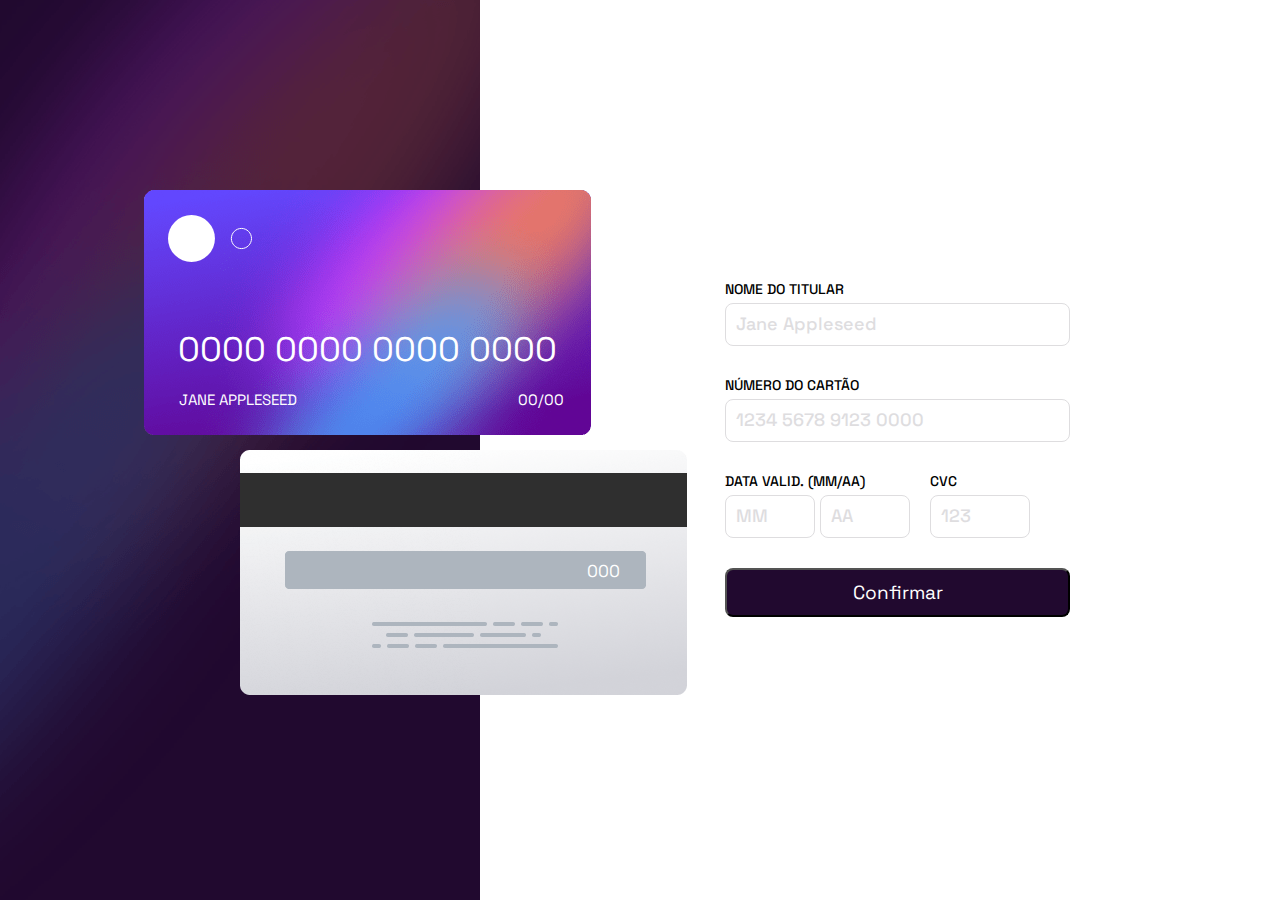
<file: register/index.html>
<!DOCTYPE html>
<html lang="pt-br">
<head>
    <meta charset="UTF-8">
    <meta http-equiv="X-UA-Compatible" content="IE=edge">
    <meta name="viewport" content="width=device-width, initial-scale=1.0">
    <title>Registery Credit Card</title>
    <link rel="shortcut icon" href="../images/favicon-32x32.png" type="image/x-icon">
    <link rel="stylesheet" href="style.css">
</head>
<body>

    <div class="bg-color">
        <div id="card-front">
            <img src="../images/bg-card-front.png" alt="Frente do cartão">
            <img id="logo" src="../images/card-logo.svg" alt="Logo do Cartão">
            <p id="numberFront">0000 0000 0000 0000</p>
            <p id="dataFront">00/00</p>
            <p id="nameFront">JANE APPLESEED</p>
        </div>
        <div id="card-back">
            <img src="../images/bg-card-back.png" alt="Atrás do cartão">
            <p id="codigBack">000</p>
        </div>
    </div>
    
    <div class="sign-in">
        <form id="form">
            <div class="input" id="name-card">
                <p>NOME DO TITULAR</p>
                <input type="text" name="nomeTitular" id="nome" placeholder="Jane Appleseed" >
                <p class="msg-erro">Espaço vazio</p>
            </div>
            <div class="input" id="num-card">
                <p>NÚMERO DO CARTÃO</p>
                <input type="text" name="numeroCard" id="numCard" placeholder="1234 5678 9123 0000" minlength="19" maxlength="19" oninput="this.value = this.value.replace(/[^0-9.]/g, '').replace(/(\..*)/g, '');" >
                <p class="msg-erro">Formato errado, faltam números</p>
            </div>
            <div id="row">
                <div class="input" id="valid-data">
                    <p>DATA VALID. (MM/AA)</p>
                    <input type="text" name="mes" id="mes" min="1" max="12" oninput="this.value = this.value.replace(/[^0-9.]/g, '').replace(/(\..*)/g, '');" placeholder="MM" >
                    <p class="msg-erro" id="mm">Espaço vazio</p>
                    <input type="text" name="ano" id="ano" min="23" oninput="this.value = this.value.replace(/[^0-9.]/g, '').replace(/(\..*)/g, '');" placeholder="AA" >
                    <p class="msg-erro" id="aa">Espaço vazio</p>
                </div>
                <div class="input" id="cvcContainer">
                    <p>CVC</p>
                    <input type="text" name="cvc" id="cvc" placeholder="123" minlength="3" maxlength="3" oninput="this.value = this.value.replace(/[^0-9.]/g, '').replace(/(\..*)/g, '');" >
                    <p class="msg-erro" id="vcv">Espaço vazio</p>
                </div>
            </div>
            <input id="confirm" type="button" value="Confirmar" onclick="verifica()">
        </form>
        <div id="complete">
            <img src="../images/icon-complete.svg" alt="Complete">
            <p id="thank">AGRADECEMOS!</p>
            <p id="added">Adicionamos os detalhes do seu cartão</p>
            <input id="continue" type="button" value="Continuar" onclick="continuar()">
        </div>
    </div>
    <script src="script.js"></script>
</body>
</html>
</file>
<file: register/style.css>
@charset "UTF-8";

@import url('https://fonts.googleapis.com/css2?family=Space+Grotesk:wght@300;400;500&display=swap');

:root{
    --fonteNormal: Arial, Helvetica, sans-serif;
    --fonteMain: 'Space Grotesk', sans-serif;

    --White: #ffffff;
    --LightGrayishViolet: #dedddf;
    --DarkGrayishViolet: #8e8593;
    --VeryDarkViolet: #21092f;

    --Error: #ff5252;
    --Active: linear-gradient(to right, #6448fe, #600594);
}

*{
    margin: 0;
    padding: 0;
    box-sizing: border-box;
}

body{
    width: 100vw;
    min-height: 100vh;
    display: flex;
    font-size: 18px;
    font-family: var(--fonteNormal);
    font-family: var(--fonteMain);
}

div.bg-color{
    background-image: url('../images/bg-main-desktop.png');
    background-size: cover;
    min-height: 100vh;
    width: 480px;
    display: flex;
    flex-direction: column;
    justify-content: center;
    position: relative;
}

#card-front{
    position: relative;
    right: -30%;
    transform: translateY(-10px);
}

#logo{
    position: absolute;
    top: 6%;
    left: 5%;
    transform: translateY(10px);
}

#numberFront{
    position: absolute;
    color: var(--White);
    top: 55%;
    width: 93%;
    font-size: 34px;
    text-align: center;
}

#dataFront{
    position: absolute;
    color: var(--White);
    font-size: 15px;
    top: 200px;
    right: 60px;
}

#nameFront{
    position: absolute;
    color: var(--White);
    font-size: 15px;
    top: 200px;
    left: 35px;
}

#card-back{
    position: relative;
    right: -50%;
}

#codigBack{
    position: absolute;
    color: var(--White);
    font-size: 17px;
    top: 110px;
    right: 100px;
}

/*************************************************/
div.sign-in{
    width: calc(100% - 480px);
    display: flex;
    flex-direction: column;
    justify-content: center;
    align-items: center;
    position: relative;
}

form#form{
    background-color: var(--White);
    width: 385px;
    height: 380px;
    padding: 20px;
    position: absolute;
    left: 225px;
    /* display: none; */
}


input::placeholder{
    color: var(--LightGrayishViolet);
    font-family: var(--fonteMain);
    font-weight: 500;
}

input:focus-visible{
    outline:1.5px outset hsl(249, 99%, 64%);
}

.input>p{
    font-size: 14px;
    font-weight: 500;
    margin-bottom: 5px;
}
.input>input{
    margin-bottom: 30px;
}

#numCard,#nome{
    width: 100%;
    padding: 10px;
    font-size: 18px;
    border-radius: 8px;
    border: 1px solid var(--LightGrayishViolet);
    /* border-image: var(--Active);
    border-image-slice: 1; */
}

#valid-data>input{
    width: 90px;
    padding: 10px;
    font-size: 18px;
    border-radius: 8px;
    border: 1px solid var(--LightGrayishViolet);
}

#cvcContainer{
    transform: translateX(-40px);
}

#cvc{
    width: 100px;
    padding: 10px;
    font-size: 18px;
    border-radius: 8px;
    border: 1px solid var(--LightGrayishViolet);
}

div#row{
    display: flex;
    justify-content: space-between;
}

#confirm{
    width: 100%;
    padding: 10px;
    font-size: 19px;
    border-radius: 8px;
    background-color: var(--VeryDarkViolet);
    color: var(--White);
    font-weight: 400;
    font-family: var(--fonteMain);
    cursor: pointer;
}

/**************** COMPLETE ********************/
#complete{
    background-color: var(--White);
    width: 385px;
    height: 380px;
    padding: 20px;
    position: absolute;
    left: 225px;
    display: flex;
    flex-direction: column;
    justify-content: center;
    align-items: center;
    display: none;
}

#thank{
    margin-top: 15px;
    font-size: 25px;
    color: var(--VeryDarkViolet);
}

#added{
    margin-top: 15px;
    font-size: 15px;
    color: var(--DarkGrayishViolet);
}

#continue{
    margin-top: 40px;
    width: 100%;
    padding: 10px;
    font-size: 19px;
    border-radius: 8px;
    background-color: var(--VeryDarkViolet);
    color: var(--White);
    font-weight: 400;
    font-family: var(--fonteMain);   
    cursor: pointer; 
}
/**********************************************************************/

input{
    position: relative;
}

.msg-erro{
    position: absolute;
    color: var(--Error);
    display: none;
}

#name-card .msg-erro{
    top: 90px;
}

#num-card .msg-erro{
    top: 185px;
}

#mm{
    top: 280px;
}

#aa{
    top: 280px;
    left: 115px;
}

#vcv{
    top: 67px;
    width: 112px;
}

/* mobile++ */
@media screen and (max-width: 1089px) {
    div.bg-color{
        width: 300px;
    }

    #card-front{
        right: -10px;
    }

    #numberFront{
        width: 440px;
    }

    #dataFront{
        right: -100px;
    }

    #card-back{
        right: -50px;
    }

    #codigBack{
        right: -90px;
    }

    div.sign-in{
        width: calc(100% - 300px);
    }

    form#form{
        left: calc(100% - 387px);
    }

    #complete{
        left: calc(100% - 387px);
    }

}

/* mobile */
@media screen and (max-width: 884px){
    body{
        flex-direction: column;
        overflow-x: hidden;
    }

    body::-webkit-scrollbar{
        width: 5px;
        background-color: var(--VeryDarkViolet);
    }
    
    body::-webkit-scrollbar-thumb{
        border-radius: 5px;
        width: 3px;
        background-image: linear-gradient(to bottom, #6448fe, #600594,#600594, #6448fe);
    }

    div.bg-color{
        min-height: 350px;
        width: 100%;
        flex-direction: row;
    }

    #card-back{
        position: absolute;
        margin-top: 30px;
        right: 10%;
    }

    #codigBack{
        left: 355px;
        width: 35px;
    }

    #card-front{
        z-index: 1;
        position: absolute;
        top: 180px;
        left: 10%;
        width: 447px;
    }

    #dataFront{
        right: 40px;
    }

    /**/
    div.sign-in{
        width: 100vw;
        height: 500px;
    }

    form#form{
        left: 50%;
        top: 100px;
        transform: translateX(-50%);
    }

    #complete{
        left: 50%;
        top: 100px;
        transform: translateX(-50%);
    }
}

@media screen and (max-width: 559px){

    div.bg-color{
        min-height: 300px;
    }

    div#card-front,div#card-back{
        scale: 0.8;
    }
    #card-front{
        top: 150px;
        left: -10px
    }

    #card-back{
        right: 0px;
    }
}

@media screen and (max-width: 415px){

    div.bg-color{
        min-height: 220px;
    }

    div#card-front,div#card-back{
        scale: 0.6;
    }
    #card-front{
        top: 65px;
        left: -75px;
    }

    #card-back{
        margin-top: -25px;
        right: -60px;
    }

    form#form{
        scale: 0.9;
        top: 30px;
        left: 50%;
        transform: translateX(-60%);
    }

    #complete{
        scale: 0.9;
        top: 30px;
        left: 50%;
        transform: translateX(-60%);
    }
}
</file>
